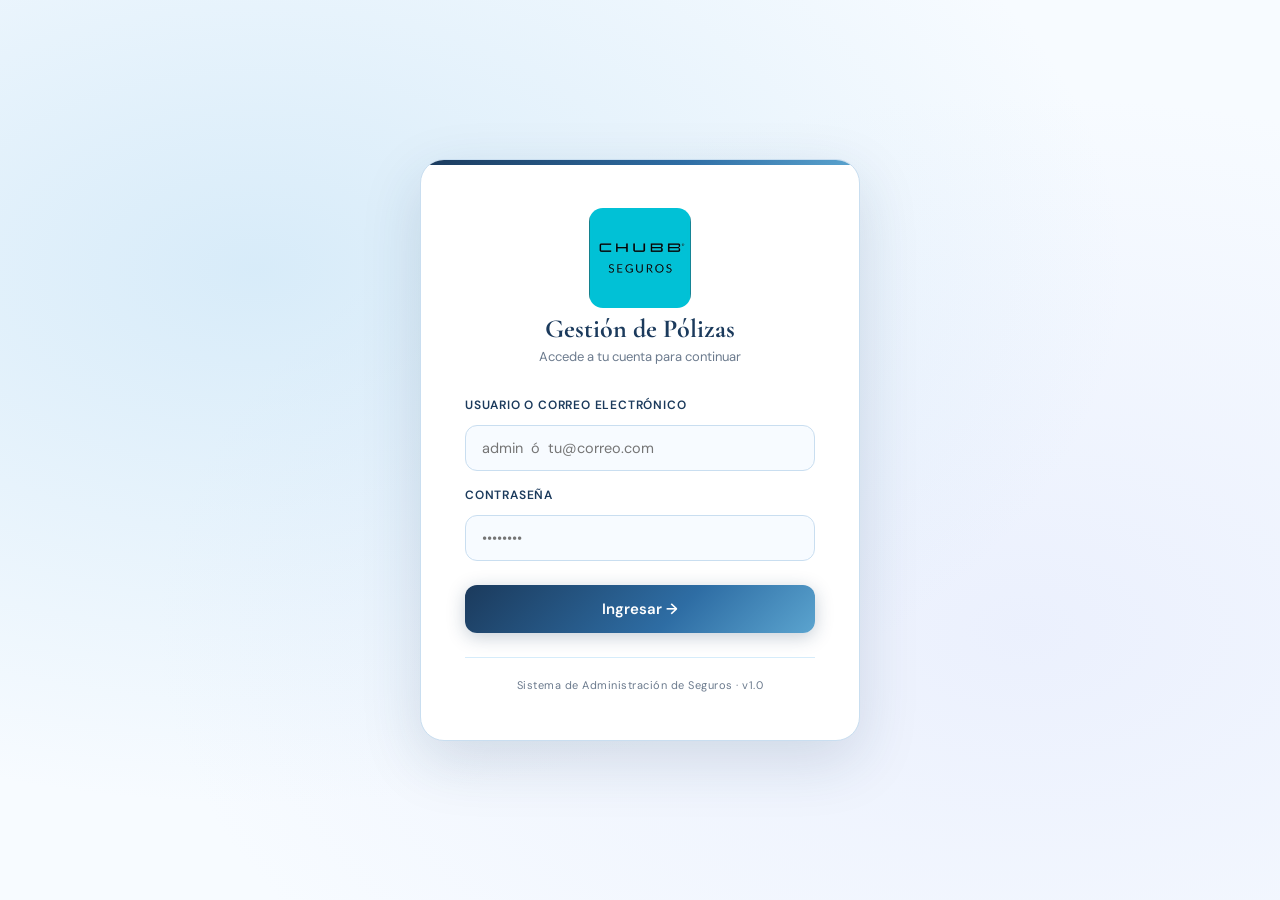
<file: historial.html>
<!DOCTYPE html>
<html lang="es">
<head>
  <meta charset="UTF-8">
  <meta name="viewport" content="width=device-width, initial-scale=1.0">
  <title>Historial — Sistema de Seguros</title>
  <link rel="stylesheet" href="style.css">
</head>
<body>

<header class="corp-header">
  <a class="logo-area" href="index.html">
    <img src="img1.jpg" alt="Logo" style="height:62px;width:auto;border-radius:8px;object-fit:contain;">
    <div class="logo-text"><h1>Gestión de Pólizas</h1><span>Sistema de Seguros</span></div>
  </a>
  <div class="header-right"><button class="hamburger" id="hamburger" aria-label="Menú"><span></span><span></span><span></span></button>
    <div class="user-pill"><div class="avatar" id="userAvatar">U</div><span id="currentUser">—</span></div>
    <button class="btn-logout" id="btnLogout">Salir</button>
  </div>
</header>

<div class="app-layout">
  <nav class="sidebar">
    <div class="sidebar-section">Principal</div>
    <a class="nav-item" href="index.html"><span class="nav-icon">📊</span> Dashboard</a>
    <a class="nav-item" href="polizas.html"><span class="nav-icon">📋</span> Pólizas</a>
    <a class="nav-item" href="registro.html"><span class="nav-icon">➕</span> Nueva Póliza</a>
    <div class="sidebar-section" style="margin-top:12px">Administración</div>
    <a class="nav-item" href="usuarios.html"><span class="nav-icon">👥</span> Usuarios</a>
    <a class="nav-item active" href="historial.html"><span class="nav-icon">🕓</span> Historial</a>
    <a class="nav-item" href="reportes.html"><span class="nav-icon">🖨️</span> Reportes</a>
    <div class="sidebar-footer"><div class="sf-label">Sistema</div><div class="sf-version">v1.0 · 2026</div></div>
  </nav>

  <main class="main-content">
    <div class="page-header" style="background:transparent; border:none; padding:0 0 20px;">
      <div>
        <h2><span class="icon">🕓</span> Historial de Actividad</h2>
        <div class="breadcrumb"><a href="index.html">Inicio</a> › Historial</div>
      </div>
    </div>

    <div class="card">
      <div class="search-bar">
        <div class="search-input-wrap">
          <span class="search-icon">🔍</span>
          <input type="text" id="searchHist" placeholder="Buscar por usuario, acción o detalle…">
        </div>
        <select id="filterAccion" style="padding:10px 14px;border:1.5px solid var(--border);border-radius:50px;font-family:'DM Sans',sans-serif;font-size:13px;outline:none;background:white;color:var(--text)">
          <option value="">Todas las acciones</option>
          <option value="Alta">Altas</option>
          <option value="Actualización">Actualizaciones</option>
          <option value="Eliminación">Eliminaciones</option>
        </select>
      </div>

      <div class="table-wrapper">
        <table>
          <thead>
            <tr>
              <th>Fecha y Hora</th>
              <th>Usuario</th>
              <th>Acción</th>
              <th>Detalle</th>
            </tr>
          </thead>
          <tbody id="tablaHistorial">
            <tr><td colspan="4" style="text-align:center;padding:40px"><div class="spinner"></div></td></tr>
          </tbody>
        </table>
      </div>
      <div style="margin-top:10px;font-size:12px;color:var(--gray)" id="histCount"></div>
    </div>
  </main>
</div>

<div class="corp-footer">
  <strong>Sistema de Gestión de Pólizas</strong> · Todos los derechos reservados © 2026
</div>
<div id="toast"></div>

<script type="module">
  import { initMobileMenu } from './mobile-menu.js';
  import { requireAuth, logout, getHistorial } from './auth-guard.js';

  document.getElementById('btnLogout').addEventListener('click', logout);
  initMobileMenu();

  let allMov = [];

  requireAuth(async () => {
    allMov = await getHistorial();
    renderTabla(allMov);

    ['searchHist','filterAccion'].forEach(id =>
      document.getElementById(id).addEventListener('input', filtrar));
  });

  function filtrar() {
    const q  = document.getElementById('searchHist').value.toLowerCase();
    const ac = document.getElementById('filterAccion').value;
    renderTabla(allMov.filter(m => {
      const matchQ = !q ||
        (m.usuario||'').toLowerCase().includes(q) ||
        (m.accion||'').toLowerCase().includes(q) ||
        (m.detalle||'').toLowerCase().includes(q);
      const matchA = !ac || m.accion === ac;
      return matchQ && matchA;
    }));
  }

  function badgeAccion(ac) {
    const map = {
      'Alta':          'badge-green',
      'Actualización': 'badge-amber',
      'Eliminación':   'badge-red',
    };
    return `<span class="badge ${map[ac]||'badge-blue'}">${ac}</span>`;
  }

  function renderTabla(movs) {
    const tbody = document.getElementById('tablaHistorial');
    document.getElementById('histCount').textContent = `${movs.length} registro${movs.length !== 1 ? 's' : ''}`;
    if (movs.length === 0) {
      tbody.innerHTML = '<tr><td colspan="4"><div class="empty-state"><div class="es-icon">📭</div><p>Sin registros</p></div></td></tr>';
      return;
    }
    tbody.innerHTML = movs.map(m => {
      const fecha = m.fecha ? new Date(m.fecha).toLocaleString('es-MX') : '—';
      return `<tr>
        <td style="white-space:nowrap;font-size:12px">${fecha}</td>
        <td><strong>${m.usuario||'—'}</strong></td>
        <td>${badgeAccion(m.accion||'—')}</td>
        <td style="color:var(--gray)">${m.detalle||'—'}</td>
      </tr>`;
    }).join('');
  }
</script>
</body>
</html>
</file>
<file: style.css>
/* ============================================================
   SISTEMA DE PÓLIZAS — ESTILO CORPORATIVO PASTEL FEMENINO
   Paleta: Azul marino + celeste + pastel suave
   ============================================================ */

@import url('https://fonts.googleapis.com/css2?family=Cormorant+Garamond:wght@400;500;600;700&family=DM+Sans:wght@300;400;500;600&display=swap');

:root {
  --navy:       #1B3A5C;
  --blue:       #2E6DA4;
  --sky:        #5BA4CF;
  --celeste:    #A8D4F0;
  --soft:       #D6ECFA;
  --mint:       #C4E8DF;
  --rose:       #F5D5E0;
  --lavender:   #D5DCFA;
  --cream:      #F7FBFF;
  --white:      #FFFFFF;
  --gray:       #6B7A8D;
  --dark:       #1A2535;
  --text:       #2C3A4A;
  --border:     #C9DEF0;
  --shadow:     rgba(27,58,92,0.12);
  --gradient:   linear-gradient(135deg, #1B3A5C 0%, #2E6DA4 60%, #5BA4CF 100%);
  --gradient-soft: linear-gradient(135deg, #D6ECFA 0%, #F7FBFF 100%);
}

*, *::before, *::after { box-sizing: border-box; margin: 0; padding: 0; }

html { scroll-behavior: smooth; }

body {
  font-family: 'DM Sans', sans-serif;
  background: var(--cream);
  color: var(--text);
  min-height: 100vh;
  background-image:
    radial-gradient(ellipse at 10% 20%, rgba(168,212,240,0.25) 0%, transparent 50%),
    radial-gradient(ellipse at 90% 80%, rgba(213,220,250,0.20) 0%, transparent 50%);
}

/* ─── HEADER CORPORATIVO ─────────────────────────────────── */
.corp-header {
  background: var(--gradient);
  padding: 0 28px;
  height: 82px;
  display: flex;
  align-items: center;
  justify-content: space-between;
  box-shadow: 0 4px 24px var(--shadow);
  position: sticky;
  top: 0;
  z-index: 1000;
}

.corp-header::after {
  content: '';
  position: absolute;
  bottom: 0; left: 0; right: 0;
  height: 3px;
  background: linear-gradient(90deg, var(--celeste), var(--rose), var(--mint), var(--lavender));
}

.logo-area {
  display: flex;
  align-items: center;
  gap: 14px;
  cursor: pointer;
  text-decoration: none;
}

.logo-icon {
  display: flex; align-items: center; justify-content: center;
  transition: transform 0.3s;
}
.logo-area:hover .logo-icon { transform: scale(1.05); }

.logo-text h1 {
  font-family: 'Cormorant Garamond', serif;
  font-size: 20px;
  font-weight: 700;
  color: white;
  letter-spacing: 0.5px;
  line-height: 1;
}
.logo-text span {
  font-size: 10px;
  color: var(--celeste);
  letter-spacing: 1.5px;
  text-transform: uppercase;
  font-weight: 400;
}

.header-right {
  display: flex;
  align-items: center;
  gap: 20px;
}

.user-pill {
  display: flex;
  align-items: center;
  gap: 8px;
  background: rgba(255,255,255,0.12);
  border: 1px solid rgba(255,255,255,0.25);
  border-radius: 50px;
  padding: 6px 14px;
  color: white;
  font-size: 13px;
  backdrop-filter: blur(4px);
}
.user-pill .avatar {
  width: 28px; height: 28px;
  background: var(--celeste);
  border-radius: 50%;
  display: flex; align-items: center; justify-content: center;
  font-size: 13px;
  color: var(--navy);
  font-weight: 600;
}

.btn-logout {
  background: rgba(255,255,255,0.1);
  border: 1px solid rgba(255,255,255,0.3);
  color: white;
  padding: 7px 16px;
  border-radius: 50px;
  font-size: 12px;
  cursor: pointer;
  transition: all 0.2s;
  font-family: 'DM Sans', sans-serif;
}
.btn-logout:hover { background: rgba(255,255,255,0.2); }

/* ─── SUB-HEADER PÁGINA ──────────────────────────────────── */
.page-header {
  background: linear-gradient(135deg, rgba(46,109,164,0.08), rgba(168,212,240,0.15));
  border-bottom: 1px solid var(--border);
  padding: 20px 28px;
  display: flex;
  align-items: center;
  justify-content: space-between;
}

.page-header h2 {
  font-family: 'Cormorant Garamond', serif;
  font-size: 26px;
  font-weight: 600;
  color: var(--navy);
  display: flex;
  align-items: center;
  gap: 10px;
}

.page-header h2 .icon { font-size: 22px; }

.breadcrumb {
  font-size: 12px;
  color: var(--gray);
  margin-top: 4px;
  display: flex;
  align-items: center;
  gap: 6px;
}
.breadcrumb a { color: var(--blue); text-decoration: none; }
.breadcrumb a:hover { text-decoration: underline; }

/* ─── LAYOUT MAIN ────────────────────────────────────────── */
.app-layout {
  display: flex;
  min-height: calc(100vh - 72px);
}

.sidebar {
  width: 240px;
  flex-shrink: 0;
  background: var(--white);
  border-right: 1px solid var(--border);
  padding: 24px 16px;
  display: flex;
  flex-direction: column;
  gap: 4px;
}

.sidebar-section {
  font-size: 10px;
  letter-spacing: 1.5px;
  text-transform: uppercase;
  color: var(--gray);
  padding: 12px 12px 6px;
  font-weight: 600;
}

.nav-item {
  display: flex;
  align-items: center;
  gap: 10px;
  padding: 10px 14px;
  border-radius: 10px;
  color: var(--text);
  font-size: 13.5px;
  font-weight: 500;
  cursor: pointer;
  transition: all 0.2s;
  text-decoration: none;
  border: 1px solid transparent;
  position: relative;
}
.nav-item .nav-icon { font-size: 16px; width: 20px; text-align: center; }
.nav-item:hover {
  background: var(--soft);
  color: var(--navy);
  border-color: var(--celeste);
}
.nav-item.active {
  background: linear-gradient(135deg, var(--soft), var(--lavender));
  color: var(--navy);
  border-color: var(--celeste);
  font-weight: 600;
}
.nav-item.active::before {
  content: '';
  position: absolute;
  left: -16px; top: 50%;
  transform: translateY(-50%);
  width: 4px; height: 24px;
  background: var(--blue);
  border-radius: 0 4px 4px 0;
}

.sidebar-footer {
  margin-top: auto;
  padding: 14px;
  background: var(--gradient-soft);
  border-radius: 12px;
  border: 1px solid var(--border);
  text-align: center;
}
.sidebar-footer .sf-label { font-size: 10px; color: var(--gray); letter-spacing: 1px; text-transform: uppercase; }
.sidebar-footer .sf-version { font-size: 13px; color: var(--navy); font-weight: 600; margin-top: 4px; }

.main-content {
  flex: 1;
  padding: 28px;
  overflow-x: hidden;
}

/* ─── CARDS ──────────────────────────────────────────────── */
.card {
  background: var(--white);
  border-radius: 16px;
  border: 1px solid var(--border);
  box-shadow: 0 2px 16px var(--shadow);
  padding: 24px;
  margin-bottom: 24px;
}

.card-title {
  font-family: 'Cormorant Garamond', serif;
  font-size: 20px;
  font-weight: 600;
  color: var(--navy);
  margin-bottom: 18px;
  display: flex;
  align-items: center;
  gap: 8px;
  padding-bottom: 14px;
  border-bottom: 1px solid var(--soft);
}

/* ─── STATS GRID ─────────────────────────────────────────── */
.stats-grid {
  display: grid;
  grid-template-columns: repeat(auto-fit, minmax(180px, 1fr));
  gap: 16px;
  margin-bottom: 24px;
}

.stat-card {
  background: var(--white);
  border-radius: 14px;
  padding: 20px;
  border: 1px solid var(--border);
  box-shadow: 0 2px 12px var(--shadow);
  position: relative;
  overflow: hidden;
  transition: transform 0.2s, box-shadow 0.2s;
}
.stat-card:hover { transform: translateY(-3px); box-shadow: 0 6px 24px var(--shadow); }

.stat-card::before {
  content: '';
  position: absolute;
  top: 0; left: 0; right: 0;
  height: 4px;
}
.stat-card.blue::before  { background: linear-gradient(90deg, var(--navy), var(--sky)); }
.stat-card.mint::before  { background: linear-gradient(90deg, #2ECC71, var(--mint)); }
.stat-card.rose::before  { background: linear-gradient(90deg, #E91E8C, var(--rose)); }
.stat-card.lav::before   { background: linear-gradient(90deg, #7C6FD0, var(--lavender)); }
.stat-card.amber::before { background: linear-gradient(90deg, #F59E0B, #FDE68A); }

.stat-icon {
  font-size: 28px;
  margin-bottom: 10px;
}
.stat-number {
  font-family: 'Cormorant Garamond', serif;
  font-size: 36px;
  font-weight: 700;
  color: var(--navy);
  line-height: 1;
}
.stat-label {
  font-size: 12px;
  color: var(--gray);
  margin-top: 4px;
  text-transform: uppercase;
  letter-spacing: 0.8px;
}

/* ─── FORMULARIOS ────────────────────────────────────────── */
.form-grid {
  display: grid;
  grid-template-columns: repeat(auto-fit, minmax(280px, 1fr));
  gap: 18px;
}

.form-group {
  display: flex;
  flex-direction: column;
  gap: 6px;
}

.form-group label {
  font-size: 12px;
  font-weight: 600;
  color: var(--navy);
  text-transform: uppercase;
  letter-spacing: 0.8px;
}

.form-group input,
.form-group select,
.form-group textarea {
  padding: 11px 14px;
  border: 1.5px solid var(--border);
  border-radius: 10px;
  font-size: 14px;
  font-family: 'DM Sans', sans-serif;
  color: var(--text);
  background: var(--cream);
  transition: border-color 0.2s, box-shadow 0.2s;
  outline: none;
}
.form-group input:focus,
.form-group select:focus,
.form-group textarea:focus {
  border-color: var(--sky);
  box-shadow: 0 0 0 3px rgba(91,164,207,0.15);
  background: var(--white);
}

.form-group textarea { resize: vertical; min-height: 80px; }

.form-section-title {
  grid-column: 1 / -1;
  font-family: 'Cormorant Garamond', serif;
  font-size: 17px;
  font-weight: 600;
  color: var(--blue);
  padding: 10px 0 6px;
  border-bottom: 1px dashed var(--celeste);
  margin-top: 8px;
}

/* ─── BOTONES ────────────────────────────────────────────── */
.btn {
  display: inline-flex;
  align-items: center;
  gap: 8px;
  padding: 10px 22px;
  border-radius: 50px;
  font-family: 'DM Sans', sans-serif;
  font-size: 13.5px;
  font-weight: 600;
  cursor: pointer;
  border: none;
  transition: all 0.2s;
  text-decoration: none;
  white-space: nowrap;
}

.btn-primary {
  background: var(--gradient);
  color: white;
  box-shadow: 0 4px 14px rgba(27,58,92,0.25);
}
.btn-primary:hover { transform: translateY(-2px); box-shadow: 0 6px 20px rgba(27,58,92,0.35); }

.btn-secondary {
  background: var(--soft);
  color: var(--navy);
  border: 1.5px solid var(--celeste);
}
.btn-secondary:hover { background: var(--celeste); }

.btn-danger {
  background: linear-gradient(135deg, #c0392b, #e74c3c);
  color: white;
  box-shadow: 0 4px 14px rgba(192,57,43,0.25);
}
.btn-danger:hover { transform: translateY(-2px); }

.btn-success {
  background: linear-gradient(135deg, #27ae60, #2ecc71);
  color: white;
  box-shadow: 0 4px 14px rgba(39,174,96,0.25);
}

.btn-sm { padding: 6px 14px; font-size: 12px; border-radius: 50px; }

.btn-actions {
  display: flex;
  gap: 10px;
  flex-wrap: wrap;
  margin-top: 20px;
  padding-top: 18px;
  border-top: 1px solid var(--soft);
}

/* ─── TABLA ──────────────────────────────────────────────── */
.table-wrapper {
  overflow-x: auto;
  border-radius: 12px;
  border: 1px solid var(--border);
}

table {
  width: 100%;
  border-collapse: collapse;
  font-size: 13px;
}

thead th {
  background: var(--gradient);
  color: white;
  padding: 13px 14px;
  text-align: left;
  font-size: 11.5px;
  font-weight: 600;
  letter-spacing: 0.6px;
  text-transform: uppercase;
  white-space: nowrap;
  position: sticky;
  top: 0;
  z-index: 10;
}

tbody tr {
  border-bottom: 1px solid var(--soft);
  transition: background 0.15s;
  cursor: pointer;
}
tbody tr:hover { background: linear-gradient(90deg, var(--soft), rgba(213,220,250,0.2)); }
tbody tr:last-child { border-bottom: none; }

tbody td {
  padding: 12px 14px;
  color: var(--text);
  vertical-align: middle;
}

/* ─── BADGES ─────────────────────────────────────────────── */
.badge {
  display: inline-flex;
  align-items: center;
  gap: 4px;
  padding: 3px 10px;
  border-radius: 50px;
  font-size: 11px;
  font-weight: 600;
  letter-spacing: 0.4px;
}
.badge-blue   { background: var(--soft); color: var(--navy); border: 1px solid var(--celeste); }
.badge-green  { background: #D1FAE5; color: #065F46; border: 1px solid #6EE7B7; }
.badge-red    { background: #FEE2E2; color: #991B1B; border: 1px solid #FCA5A5; }
.badge-amber  { background: #FEF3C7; color: #92400E; border: 1px solid #FCD34D; }
.badge-rose   { background: var(--rose); color: #9D174D; border: 1px solid #F9A8D4; }

/* ─── SEARCH BAR ─────────────────────────────────────────── */
.search-bar {
  display: flex;
  align-items: center;
  gap: 10px;
  margin-bottom: 18px;
  flex-wrap: wrap;
}

.search-input-wrap {
  position: relative;
  flex: 1;
  min-width: 200px;
}
.search-input-wrap input {
  width: 100%;
  padding: 10px 14px 10px 40px;
  border: 1.5px solid var(--border);
  border-radius: 50px;
  font-size: 13.5px;
  font-family: 'DM Sans', sans-serif;
  background: var(--white);
  outline: none;
  transition: border-color 0.2s, box-shadow 0.2s;
}
.search-input-wrap input:focus {
  border-color: var(--sky);
  box-shadow: 0 0 0 3px rgba(91,164,207,0.15);
}
.search-icon {
  position: absolute;
  left: 14px; top: 50%;
  transform: translateY(-50%);
  font-size: 15px;
  color: var(--gray);
  pointer-events: none;
}

/* ─── LOGIN PAGE ─────────────────────────────────────────── */
.login-page {
  min-height: 100vh;
  display: flex;
  align-items: center;
  justify-content: center;
  background:
    radial-gradient(ellipse at 20% 30%, rgba(168,212,240,0.4) 0%, transparent 60%),
    radial-gradient(ellipse at 80% 70%, rgba(213,220,250,0.35) 0%, transparent 60%),
    var(--cream);
  padding: 20px;
}

.login-card {
  background: var(--white);
  border-radius: 24px;
  padding: 48px 44px;
  width: 100%;
  max-width: 440px;
  box-shadow: 0 20px 60px rgba(27,58,92,0.15);
  border: 1px solid var(--border);
  position: relative;
  overflow: hidden;
}

.login-card::before {
  content: '';
  position: absolute;
  top: 0; left: 0; right: 0;
  height: 5px;
  background: var(--gradient);
}

.login-logo {
  text-align: center;
  margin-bottom: 32px;
}
.login-logo .icon-wrap {
  width: 72px; height: 82px;
  background: var(--gradient-soft);
  border-radius: 20px;
  display: inline-flex; align-items: center; justify-content: center;
  font-size: 36px;
  margin-bottom: 16px;
  border: 1px solid var(--border);
}
.login-logo h1 {
  font-family: 'Cormorant Garamond', serif;
  font-size: 26px;
  font-weight: 700;
  color: var(--navy);
}
.login-logo p {
  font-size: 13px;
  color: var(--gray);
  margin-top: 4px;
}

.login-form .form-group { margin-bottom: 16px; }
.login-form label {
  display: block;
  font-size: 12px;
  font-weight: 600;
  color: var(--navy);
  text-transform: uppercase;
  letter-spacing: 0.8px;
  margin-bottom: 6px;
}
.login-form input {
  width: 100%;
  padding: 13px 16px;
  border: 1.5px solid var(--border);
  border-radius: 12px;
  font-size: 14.5px;
  font-family: 'DM Sans', sans-serif;
  background: var(--cream);
  outline: none;
  transition: border-color 0.2s, box-shadow 0.2s;
}
.login-form input:focus {
  border-color: var(--sky);
  box-shadow: 0 0 0 3px rgba(91,164,207,0.15);
  background: white;
}
.btn-login {
  width: 100%;
  padding: 14px;
  background: var(--gradient);
  color: white;
  border: none;
  border-radius: 12px;
  font-size: 15px;
  font-weight: 600;
  font-family: 'DM Sans', sans-serif;
  cursor: pointer;
  margin-top: 8px;
  transition: all 0.2s;
  box-shadow: 0 4px 18px rgba(27,58,92,0.25);
}
.btn-login:hover { transform: translateY(-2px); box-shadow: 0 8px 28px rgba(27,58,92,0.35); }

.login-error {
  color: #c0392b;
  font-size: 13px;
  text-align: center;
  margin-top: 10px;
  display: none;
  padding: 10px;
  background: #FEE2E2;
  border-radius: 8px;
}

/* ─── MODALS ─────────────────────────────────────────────── */
.modal-overlay {
  display: none;
  position: fixed;
  inset: 0;
  background: rgba(27,58,92,0.5);
  backdrop-filter: blur(4px);
  z-index: 5000;
  align-items: center;
  justify-content: center;
  padding: 20px;
}
.modal-overlay.open { display: flex; }

.modal-box {
  background: var(--white);
  border-radius: 20px;
  padding: 32px;
  width: 100%;
  max-width: 720px;
  max-height: 90vh;
  overflow-y: auto;
  box-shadow: 0 24px 60px rgba(27,58,92,0.25);
  border: 1px solid var(--border);
  position: relative;
  animation: modalIn 0.25s ease;
}
@keyframes modalIn {
  from { opacity: 0; transform: translateY(20px) scale(0.97); }
  to   { opacity: 1; transform: translateY(0) scale(1); }
}

.modal-header {
  display: flex;
  align-items: center;
  justify-content: space-between;
  margin-bottom: 24px;
  padding-bottom: 16px;
  border-bottom: 1px solid var(--soft);
}
.modal-header h3 {
  font-family: 'Cormorant Garamond', serif;
  font-size: 22px;
  font-weight: 600;
  color: var(--navy);
}
.modal-close {
  width: 34px; height: 34px;
  border-radius: 50%;
  background: var(--soft);
  border: none;
  cursor: pointer;
  font-size: 18px;
  color: var(--gray);
  display: flex; align-items: center; justify-content: center;
  transition: all 0.2s;
}
.modal-close:hover { background: var(--rose); color: #c0392b; }

/* ─── CHARTS AREA ────────────────────────────────────────── */
.charts-grid {
  display: grid;
  grid-template-columns: repeat(auto-fit, minmax(340px, 1fr));
  gap: 20px;
  margin-bottom: 24px;
}

.chart-card {
  background: var(--white);
  border-radius: 16px;
  padding: 22px;
  border: 1px solid var(--border);
  box-shadow: 0 2px 16px var(--shadow);
}

.chart-title {
  font-family: 'Cormorant Garamond', serif;
  font-size: 17px;
  font-weight: 600;
  color: var(--navy);
  margin-bottom: 16px;
  display: flex; align-items: center; gap: 8px;
}

/* Barras custom CSS */
.bar-list { display: flex; flex-direction: column; gap: 10px; }
.bar-item { }
.bar-label { font-size: 12px; color: var(--gray); margin-bottom: 4px; display: flex; justify-content: space-between; }
.bar-track { background: var(--soft); border-radius: 50px; height: 10px; overflow: hidden; }
.bar-fill { height: 100%; border-radius: 50px; background: linear-gradient(90deg, var(--navy), var(--sky)); transition: width 0.8s ease; }
.bar-fill.mint   { background: linear-gradient(90deg, #27ae60, var(--mint)); }
.bar-fill.rose   { background: linear-gradient(90deg, #E91E8C, var(--rose)); }
.bar-fill.lav    { background: linear-gradient(90deg, #7C6FD0, var(--lavender)); }
.bar-fill.amber  { background: linear-gradient(90deg, #F59E0B, #FDE68A); }

/* Donut chart */
.donut-wrap { display: flex; align-items: center; gap: 20px; flex-wrap: wrap; }
.donut-legend { flex: 1; min-width: 140px; }
.legend-item { display: flex; align-items: center; gap: 8px; font-size: 12px; color: var(--text); margin-bottom: 8px; }
.legend-dot { width: 10px; height: 10px; border-radius: 50%; flex-shrink: 0; }

/* ─── FOOTER ─────────────────────────────────────────────── */
.corp-footer {
  text-align: center;
  padding: 20px 28px;
  color: var(--gray);
  font-size: 11.5px;
  border-top: 1px solid var(--border);
  background: var(--white);
  margin-top: 30px;
}
.corp-footer strong { color: var(--navy); }

/* ─── ALERTAS TOAST ──────────────────────────────────────── */
#toast {
  position: fixed;
  bottom: 28px; right: 28px;
  z-index: 9999;
  display: flex;
  flex-direction: column;
  gap: 8px;
}
.toast-item {
  background: var(--navy);
  color: white;
  padding: 12px 20px;
  border-radius: 12px;
  font-size: 13.5px;
  box-shadow: 0 8px 24px rgba(27,58,92,0.3);
  display: flex; align-items: center; gap: 8px;
  animation: toastIn 0.3s ease;
  min-width: 260px;
}
@keyframes toastIn {
  from { opacity: 0; transform: translateX(30px); }
  to   { opacity: 1; transform: translateX(0); }
}
.toast-item.success { background: linear-gradient(135deg, #27ae60, #2ecc71); }
.toast-item.error   { background: linear-gradient(135deg, #c0392b, #e74c3c); }

/* ─── BOTÓN HAMBURGUESA ──────────────────────────────────── */
.hamburger {
  display: none;
  flex-direction: column;
  gap: 5px;
  cursor: pointer;
  padding: 6px;
  background: rgba(255,255,255,0.12);
  border: 1px solid rgba(255,255,255,0.25);
  border-radius: 8px;
  margin-right: 10px;
}
.hamburger span {
  display: block;
  width: 22px; height: 2px;
  background: white;
  border-radius: 2px;
  transition: all 0.3s;
}

/* Sidebar overlay en móvil */
.sidebar-overlay {
  display: none;
  position: fixed;
  inset: 0;
  background: rgba(27,58,92,0.45);
  z-index: 900;
  backdrop-filter: blur(2px);
}
.sidebar-overlay.open { display: block; }

/* ─── RESPONSIVE TABLET ──────────────────────────────────── */
@media (max-width: 900px) {
  .hamburger { display: flex; }

  .sidebar {
    position: fixed;
    left: -260px;
    top: 0; bottom: 0;
    width: 250px;
    z-index: 1000;
    transition: left 0.3s ease;
    box-shadow: 4px 0 24px rgba(27,58,92,0.18);
    overflow-y: auto;
    padding-top: 80px;
  }
  .sidebar.open { left: 0; }

  .main-content { padding: 16px; }
  .stats-grid { grid-template-columns: repeat(2, 1fr); }
  .charts-grid { grid-template-columns: 1fr; }
  .form-grid { grid-template-columns: 1fr 1fr; }

  .table-wrapper { max-height: 60vh; }
}

/* ─── RESPONSIVE MÓVIL ───────────────────────────────────── */
@media (max-width: 600px) {
  .corp-header { padding: 0 12px; height: 68px; }
  .logo-text span { display: none; }
  .logo-text h1 { font-size: 15px; }
  .corp-header img { height: 46px !important; }

  .user-pill span { display: none; }
  .user-pill { padding: 6px 8px; }
  .btn-logout { padding: 6px 10px; font-size: 11px; }

  .stats-grid { grid-template-columns: 1fr 1fr; gap: 10px; }
  .stat-card { padding: 14px; }
  .stat-number { font-size: 26px; }

  .form-grid { grid-template-columns: 1fr; }
  .charts-grid { grid-template-columns: 1fr; }

  .main-content { padding: 12px; }
  .card { padding: 16px; }

  .page-header { flex-direction: column; align-items: flex-start; gap: 10px; }
  .page-header .btn { width: 100%; justify-content: center; }

  .search-bar { flex-direction: column; }
  .search-bar select,
  .search-bar .search-input-wrap { width: 100%; }

  .btn-actions { flex-direction: column; }
  .btn-actions .btn { width: 100%; justify-content: center; }

  .modal-box { padding: 20px 16px; border-radius: 16px; }
  .modal-box > div[style*="grid"] { grid-template-columns: 1fr !important; }

  #toast { bottom: 16px; right: 12px; left: 12px; }
  .toast-item { min-width: unset; width: 100%; }

  /* Tabla scroll horizontal en móvil */
  .table-wrapper { font-size: 12px; }
  thead th { font-size: 10px; padding: 10px 8px; }
  tbody td  { padding: 9px 8px; }

  .login-card { padding: 32px 20px; }

  .corp-footer { font-size: 10px; padding: 14px; }
}

/* ─── PRINT ──────────────────────────────────────────────── */
@media print {
  .corp-header, .sidebar, .btn, .search-bar, .page-header { display: none !important; }
  body { background: white; }
  .main-content { padding: 0; }
  table { font-size: 11px; }
}

/* ─── LOADING SPINNER ────────────────────────────────────── */
.spinner {
  width: 40px; height: 40px;
  border: 3px solid var(--soft);
  border-top-color: var(--blue);
  border-radius: 50%;
  animation: spin 0.8s linear infinite;
  margin: 40px auto;
}
@keyframes spin { to { transform: rotate(360deg); } }

.empty-state {
  text-align: center;
  padding: 60px 20px;
  color: var(--gray);
}
.empty-state .es-icon { font-size: 52px; margin-bottom: 12px; opacity: 0.5; }
.empty-state p { font-size: 15px; }

/* Poliza vence pronto */
.row-warning { background: linear-gradient(90deg, rgba(254,243,199,0.5), transparent) !important; }
.row-expired { background: linear-gradient(90deg, rgba(254,226,226,0.5), transparent) !important; }

/* ─── NUEVOS ESTILOS v2 ──────────────────────────────────── */

/* Badge gris */
.badge-gray { background: #e5e7eb; color: #374151; }
.badge-blue { background: var(--soft); color: var(--navy); }

/* Alerta vencimiento urgente en dashboard */
.alert-vencimiento {
  display: flex; align-items: center; gap: 12px;
  padding: 14px 18px;
  border-radius: 12px;
  margin-bottom: 10px;
  font-size: 13.5px;
  border: 1.5px solid;
}
.alert-vencimiento.urgente  { background: #FEF2F2; border-color: #FECACA; color: #991B1B; }
.alert-vencimiento.advertencia { background: #FFFBEB; border-color: #FDE68A; color: #92400E; }
.alert-vencimiento.proximo  { background: #EFF6FF; border-color: #BFDBFE; color: #1E40AF; }
.alert-vencimiento .av-icon { font-size: 20px; flex-shrink: 0; }
.alert-vencimiento .av-info { flex: 1; }
.alert-vencimiento .av-title { font-weight: 600; }
.alert-vencimiento .av-sub   { font-size: 12px; margin-top: 2px; opacity: 0.8; }

/* Sección asegurados adicionales */
.asegurado-item {
  display: grid;
  grid-template-columns: 1fr 160px 36px;
  gap: 10px;
  align-items: end;
  padding: 12px;
  background: var(--soft);
  border-radius: 10px;
  border: 1px solid var(--border);
  margin-bottom: 8px;
}

.btn-remove-aseg {
  width: 34px; height: 34px;
  border-radius: 8px;
  background: #FEE2E2;
  border: 1px solid #FECACA;
  color: #c0392b;
  cursor: pointer;
  font-size: 16px;
  display: flex; align-items: center; justify-content: center;
  transition: all 0.2s;
}
.btn-remove-aseg:hover { background: #c0392b; color: white; }

.btn-add-aseg {
  display: inline-flex; align-items: center; gap: 6px;
  padding: 8px 16px;
  background: var(--soft);
  border: 1.5px dashed var(--celeste);
  border-radius: 10px;
  color: var(--blue);
  font-size: 13px;
  cursor: pointer;
  font-family: 'DM Sans', sans-serif;
  font-weight: 500;
  transition: all 0.2s;
  margin-top: 6px;
}
.btn-add-aseg:hover { background: var(--celeste); color: var(--navy); }

/* Tipo de cambio widget */
.tipo-cambio-widget {
  display: flex; gap: 12px; flex-wrap: wrap;
  padding: 14px 18px;
  background: linear-gradient(135deg, var(--navy), var(--blue));
  border-radius: 12px;
  margin-bottom: 20px;
  color: white;
  align-items: center;
}
.tc-title { font-size: 11px; text-transform: uppercase; letter-spacing: 1px; opacity: 0.8; margin-bottom: 2px; }
.tc-val   { font-size: 18px; font-weight: 700; font-family: 'Cormorant Garamond', serif; }
.tc-item  { text-align: center; padding: 0 16px; border-right: 1px solid rgba(255,255,255,0.2); }
.tc-item:last-child { border-right: none; }
.tc-input-wrap { display: flex; gap: 8px; align-items: center; margin-left: auto; flex-wrap: wrap; }
.tc-input { width: 100px; padding: 6px 10px; border-radius: 8px; border: 1px solid rgba(255,255,255,0.3); background: rgba(255,255,255,0.15); color: white; font-size: 13px; font-family: 'DM Sans', sans-serif; text-align: center; }
.tc-input::placeholder { color: rgba(255,255,255,0.6); }

/* Prima múltiple moneda */
.prima-moneda-grid {
  display: grid;
  grid-template-columns: repeat(auto-fit, minmax(180px, 1fr));
  gap: 12px;
}

/* Indicador de alerta roja en stats */
.stat-card.alerta-roja { border-color: #FECACA !important; }
.stat-card.alerta-roja::before { background: linear-gradient(90deg, #c0392b, #e74c3c) !important; }

/* Resumen moneda en tabla */
.moneda-tag { font-size: 10px; padding: 2px 6px; border-radius: 4px; background: var(--lavender); color: var(--navy); font-weight: 600; margin-left: 4px; }
</file>
